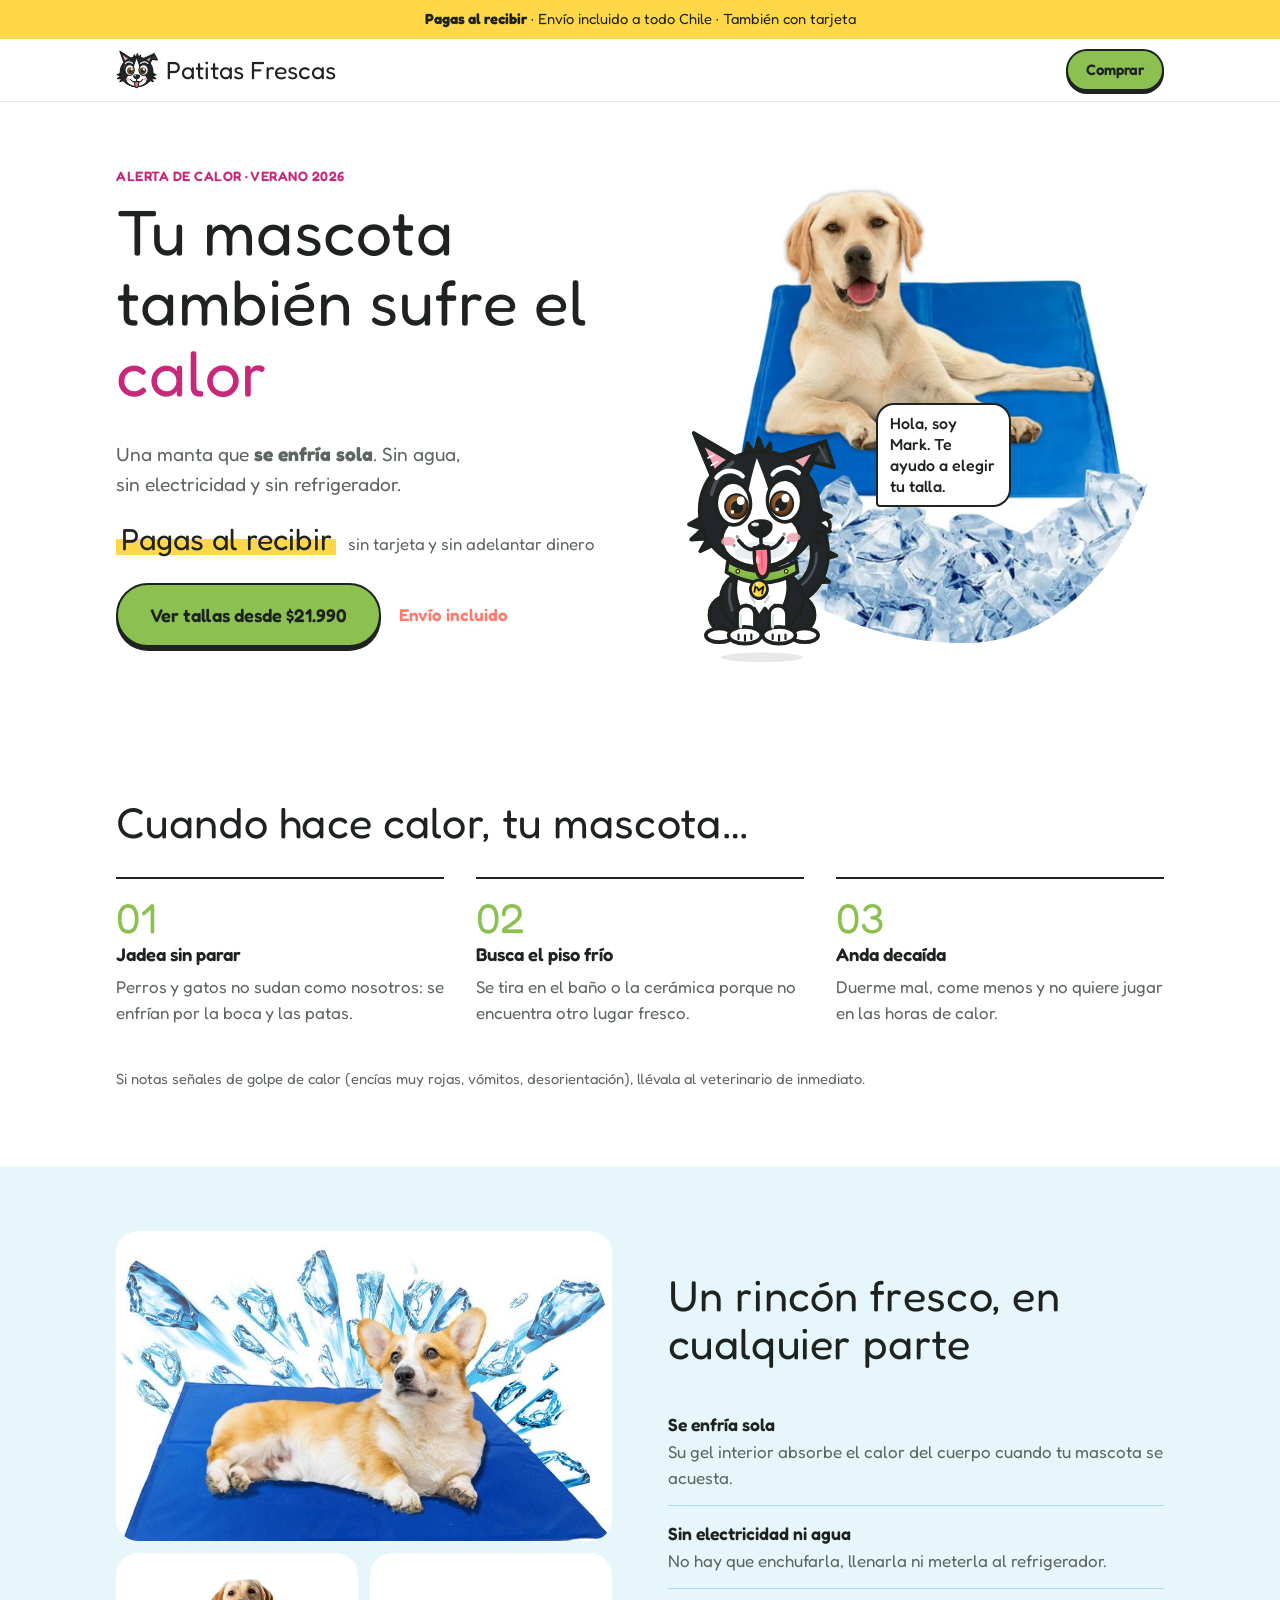
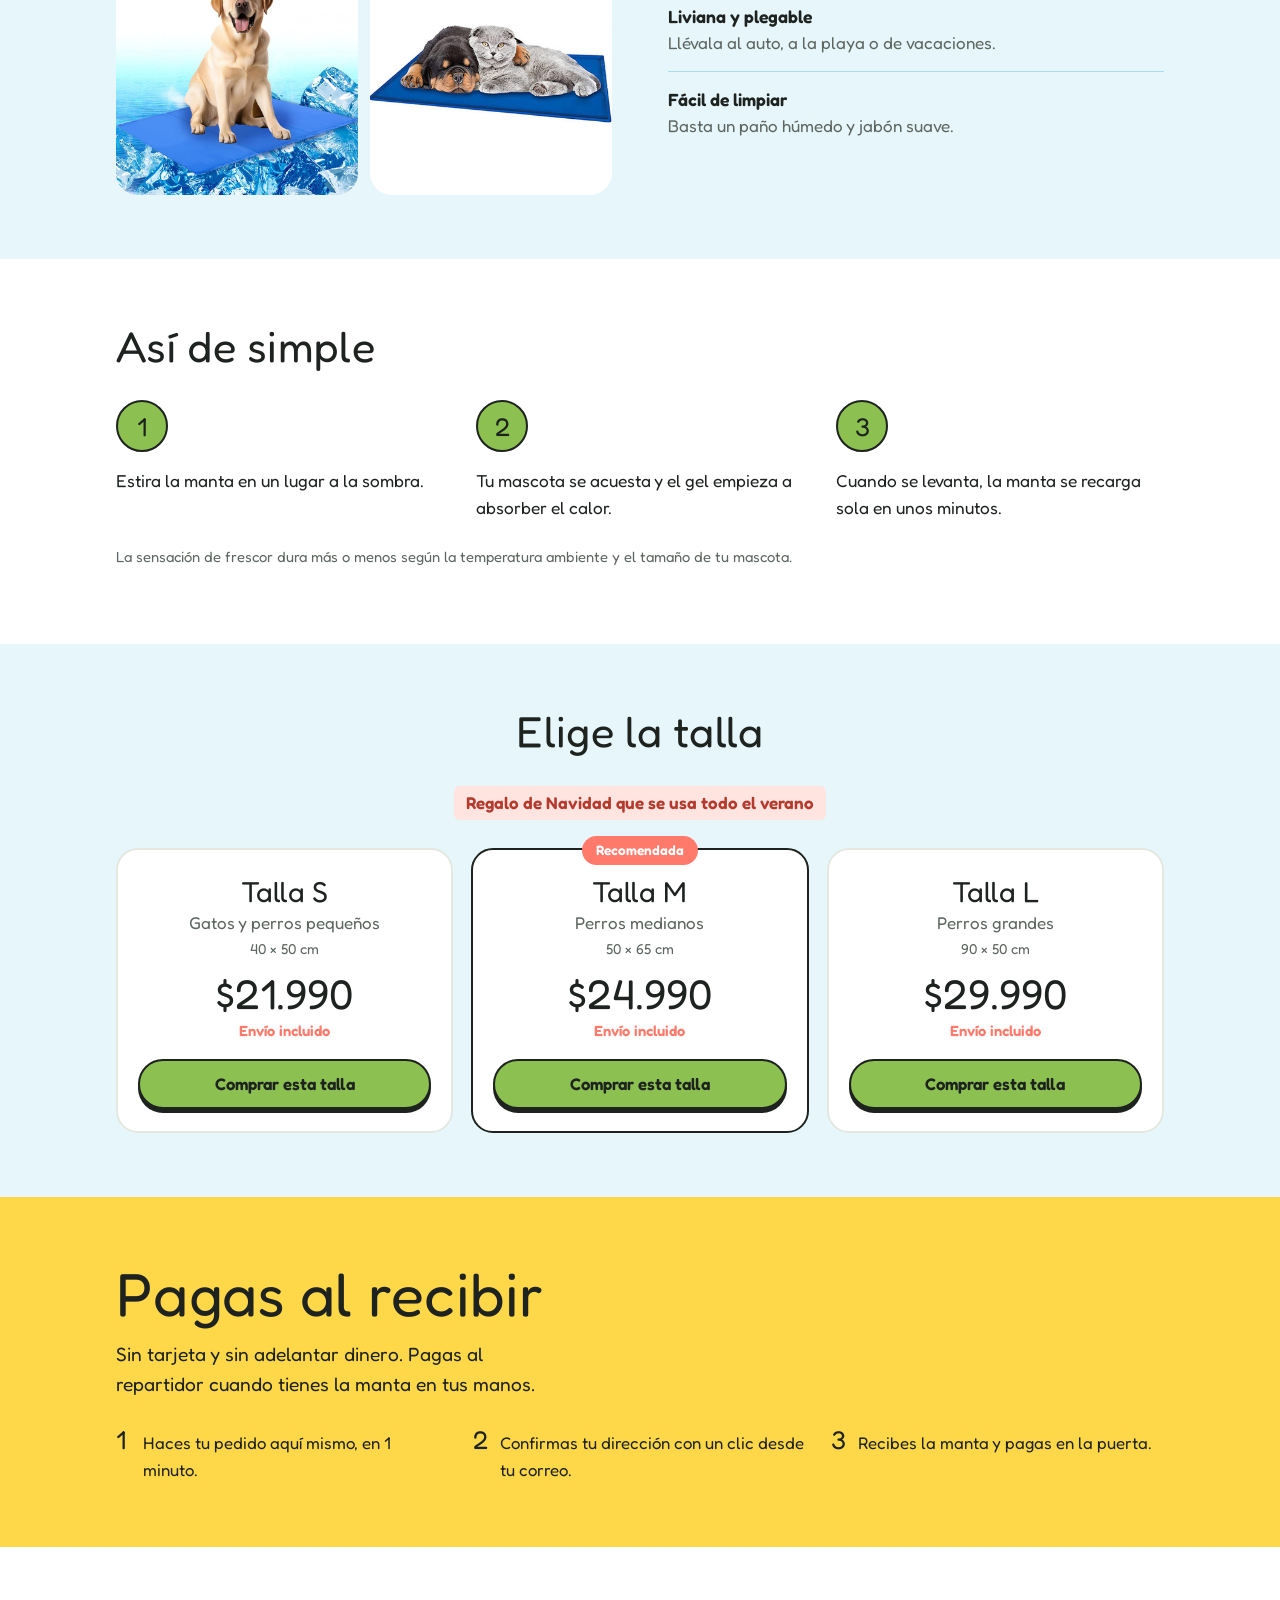
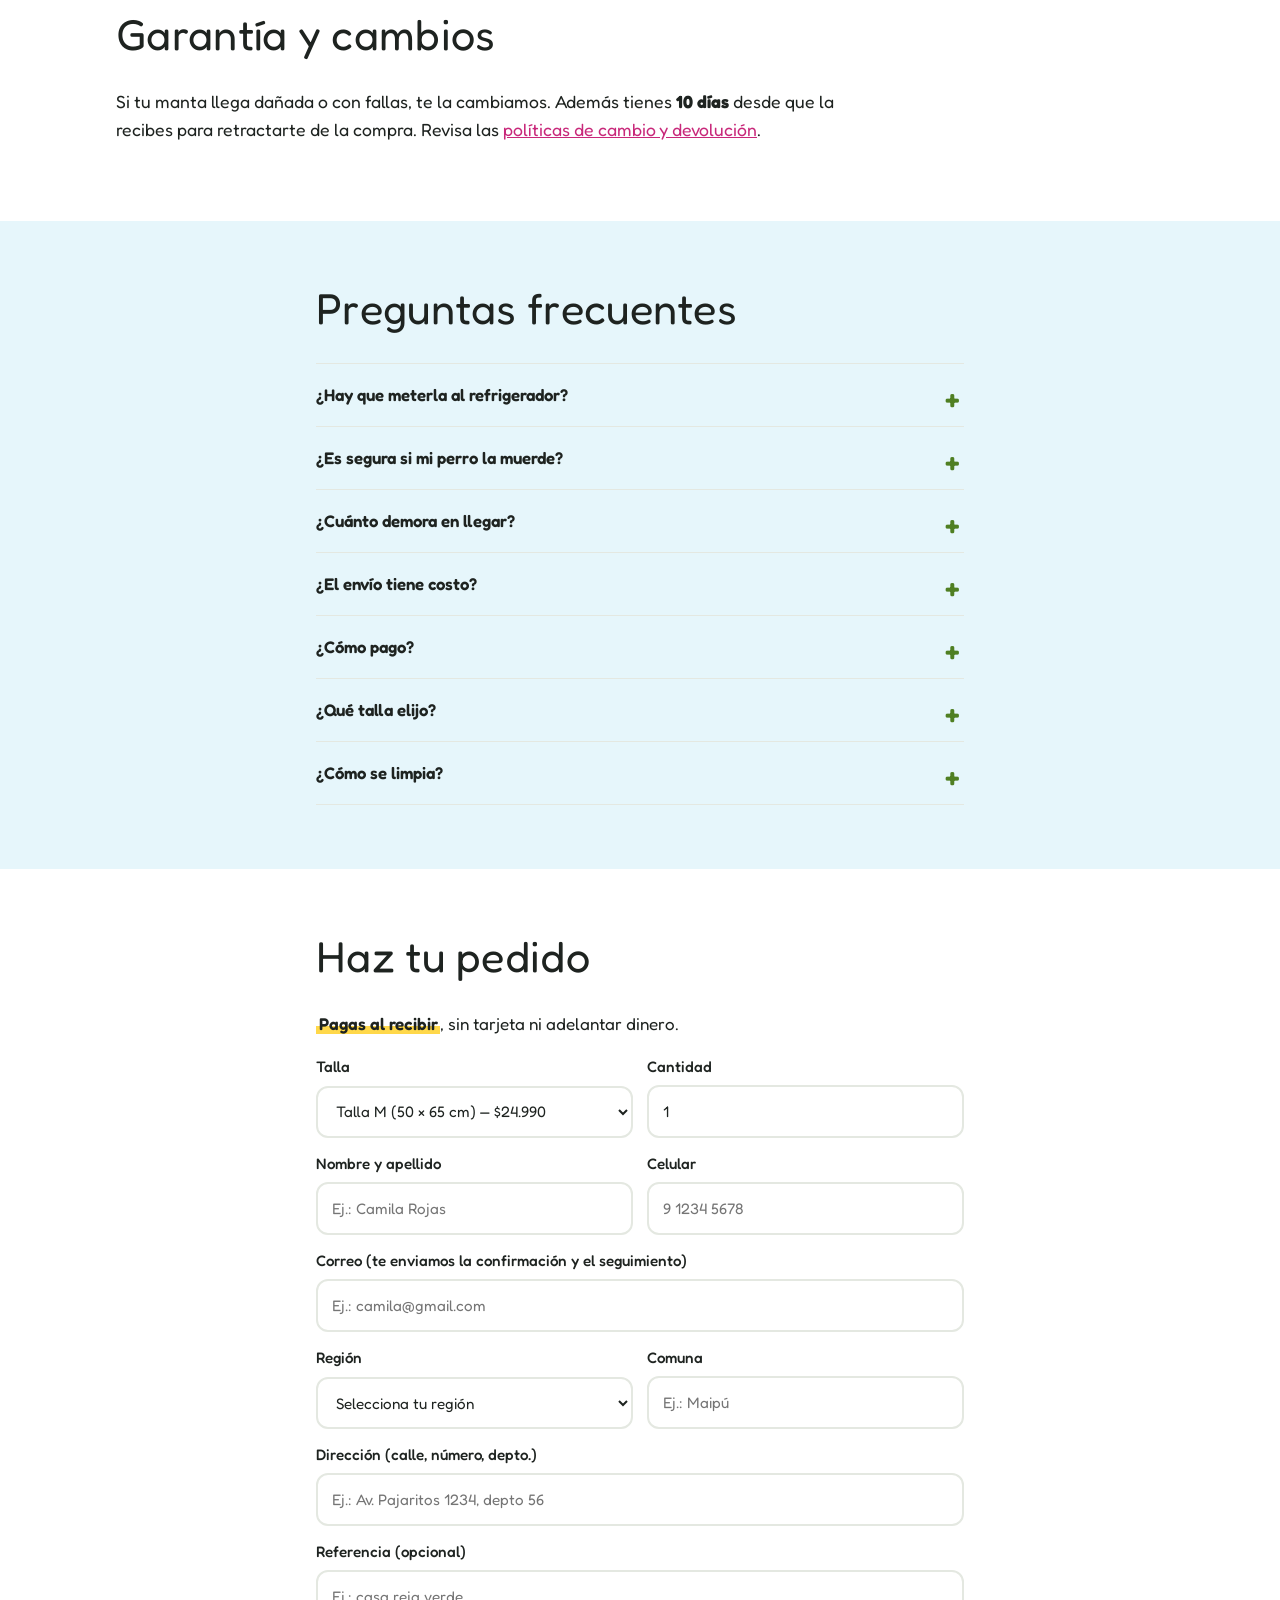
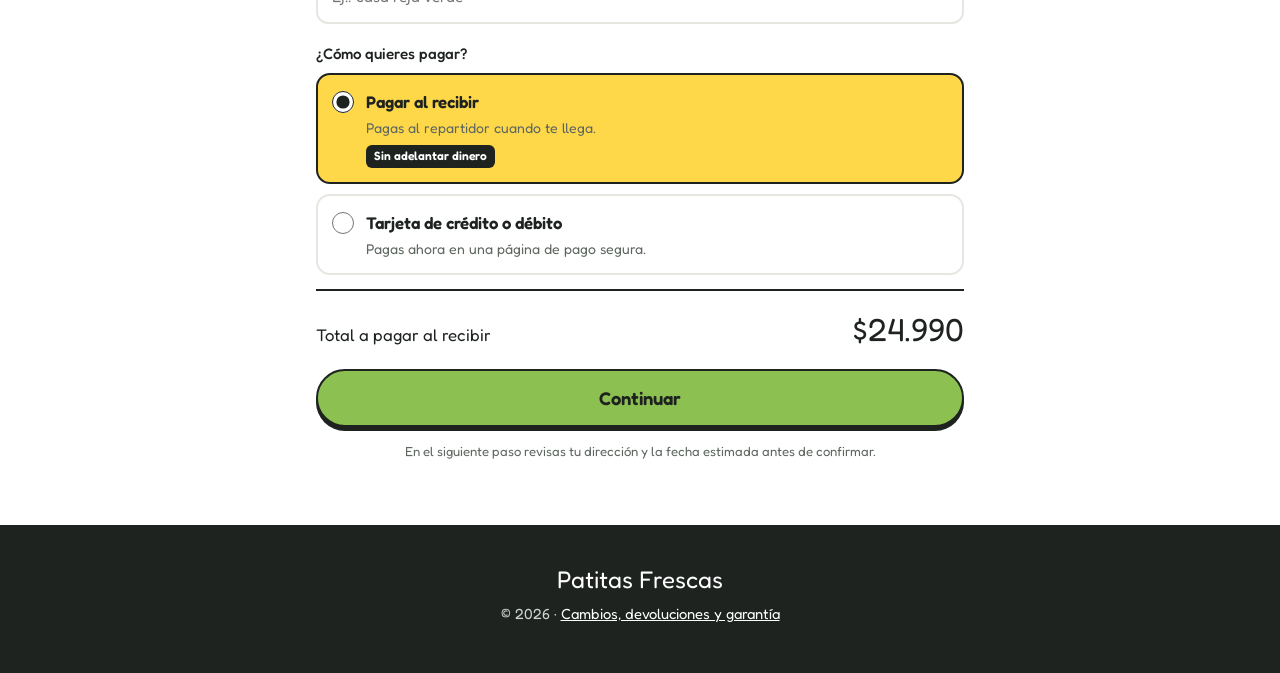
<file: index.html>
<!doctype html>
<html lang="es-CL">
<head>
  <meta charset="utf-8">
  <meta name="viewport" content="width=device-width, initial-scale=1">
  <title>Manta refrigerante para mascotas | Patitas Frescas</title>
  <meta name="description" content="Manta refrigerante para perros y gatos: se enfría sola, sin agua ni electricidad. Pagas al recibir y el envío está incluido.">
  <meta property="og:title" content="Tu mascota también sufre el calor">
  <meta property="og:description" content="Manta que se enfría sola. Pagas al recibir, envío incluido.">
  <meta property="og:image" content="https://joealexandervelascoserrate-oss.github.io/patitas-frescas/img/compartir.jpg">
  <meta property="og:type" content="website">
  <meta name="twitter:card" content="summary_large_image">
  <meta name="theme-color" content="#ffd84a">
  <link rel="icon" href="img/mark-cara.svg?v=2" type="image/svg+xml">
  <link rel="preconnect" href="https://fonts.googleapis.com">
  <link rel="preconnect" href="https://fonts.gstatic.com" crossorigin>
  <link href="https://fonts.googleapis.com/css2?family=Chewy&family=Fredoka:wght@400;500;600;700&display=swap" rel="stylesheet">
  <link rel="stylesheet" href="styles.css?v=6">
</head>
<body>

  <div class="aviso-prueba" data-modo-prueba hidden>Modo prueba: los pedidos no se guardan ni se cobra nada todavía</div>
  <div class="topbar"><strong>Pagas al recibir</strong> · Envío incluido a todo Chile<span data-mp hidden> · También con tarjeta</span></div>

  <header class="header">
    <div class="contenedor header__fila">
      <a href="#" class="logo"><img src="img/mark-cara.svg?v=2" alt="" width="42" height="42"><span data-marca>Patitas Frescas</span></a>
      <a href="#ofertas-sec" class="btn btn--chico">Comprar</a>
    </div>
  </header>

  <main>
    <!-- HERO -->
    <section class="hero">
      <div class="contenedor hero__grid">
        <div class="hero__texto">
          <p class="eyebrow">Alerta de calor · Verano 2026</p>
          <h1>Tu mascota también sufre el <span class="resalta">calor</span></h1>
          <p class="hero__sub">Una manta que <strong>se enfría sola</strong>. Sin agua, sin electricidad y sin refrigerador.</p>
          <p class="cod"><span class="cod__marca">Pagas al recibir</span> sin tarjeta y sin adelantar dinero</p>
          <div class="hero__acciones">
            <a href="#ofertas-sec" class="btn btn--grande">Ver tallas desde <span data-desde>$21.990</span></a>
            <span class="hero__envio">Envío incluido</span>
          </div>
        </div>
        <div class="hero__media">
          <div class="hero__foto"><img id="hero-img" alt="Perro descansando sobre la manta refrigerante" width="600" height="600"></div>
          <figure class="mark-hola">
            <img src="img/mark.svg?v=2" alt="Mark, el border collie de Patitas Frescas" width="160" height="160">
            <figcaption>Hola, soy Mark. Te ayudo a elegir tu talla.</figcaption>
          </figure>
        </div>
      </div>
    </section>

    <!-- SEÑALES -->
    <section class="seccion">
      <div class="contenedor">
        <h2>Cuando hace calor, tu mascota…</h2>
        <ol class="senales">
          <li><span class="senales__num">01</span><h3>Jadea sin parar</h3><p>Perros y gatos no sudan como nosotros: se enfrían por la boca y las patas.</p></li>
          <li><span class="senales__num">02</span><h3>Busca el piso frío</h3><p>Se tira en el baño o la cerámica porque no encuentra otro lugar fresco.</p></li>
          <li><span class="senales__num">03</span><h3>Anda decaída</h3><p>Duerme mal, come menos y no quiere jugar en las horas de calor.</p></li>
        </ol>
        <p class="nota">Si notas señales de golpe de calor (encías muy rojas, vómitos, desorientación), llévala al veterinario de inmediato.</p>
      </div>
    </section>

    <!-- BENEFICIOS -->
    <section class="seccion seccion--hielo">
      <div class="contenedor split">
        <div id="galeria" class="galeria"></div>
        <div>
          <h2>Un rincón fresco, en cualquier parte</h2>
          <ul class="lista">
            <li><strong>Se enfría sola</strong><span>Su gel interior absorbe el calor del cuerpo cuando tu mascota se acuesta.</span></li>
            <li><strong>Sin electricidad ni agua</strong><span>No hay que enchufarla, llenarla ni meterla al refrigerador.</span></li>
            <li><strong>Liviana y plegable</strong><span>Llévala al auto, a la playa o de vacaciones.</span></li>
            <li><strong>Fácil de limpiar</strong><span>Basta un paño húmedo y jabón suave.</span></li>
          </ul>
        </div>
      </div>
    </section>

    <!-- CÓMO FUNCIONA -->
    <section class="seccion">
      <div class="contenedor">
        <h2>Así de simple</h2>
        <ol class="pasos">
          <li><b>1</b><p>Estira la manta en un lugar a la sombra.</p></li>
          <li><b>2</b><p>Tu mascota se acuesta y el gel empieza a absorber el calor.</p></li>
          <li><b>3</b><p>Cuando se levanta, la manta se recarga sola en unos minutos.</p></li>
        </ol>
        <p class="nota">La sensación de frescor dura más o menos según la temperatura ambiente y el tamaño de tu mascota.</p>
      </div>
    </section>

    <!-- OFERTAS -->
    <section class="seccion seccion--hielo" id="ofertas-sec">
      <div class="contenedor">
        <h2 class="centro">Elige la talla</h2>
        <p class="centro"><span class="promo">Regalo de Navidad que se usa todo el verano</span></p>
        <div id="ofertas" class="ofertas"></div>
      </div>
    </section>

    <!-- PAGO AL RECIBIR -->
    <section class="banda-cod">
      <div class="contenedor">
        <h2>Pagas al recibir</h2>
        <p class="banda-cod__sub">Sin tarjeta y sin adelantar dinero. Pagas al repartidor cuando tienes la manta en tus manos.</p>
        <ol>
          <li>Haces tu pedido aquí mismo, en 1 minuto.</li>
          <li>Confirmas tu dirección con un clic desde tu correo.</li>
          <li>Recibes la manta y pagas en la puerta.</li>
        </ol>
      </div>
    </section>

    <!-- GARANTÍA -->
    <section class="seccion">
      <div class="contenedor"><div class="garantia">
        <h2>Garantía y cambios</h2>
        <p>Si tu manta llega dañada o con fallas, te la cambiamos. Además tienes <strong>10 días</strong> desde que la recibes para retractarte de la compra. Revisa las <a href="politicas.html">políticas de cambio y devolución</a>.</p>
      </div></div>
    </section>

    <!-- FAQ -->
    <section class="seccion seccion--hielo">
      <div class="contenedor contenedor--angosto faq">
        <h2>Preguntas frecuentes</h2>
        <details><summary>¿Hay que meterla al refrigerador?</summary><p>No. El gel se activa con la presión del cuerpo de tu mascota. Si quieres más frescor en días muy calurosos, puedes dejarla un rato en un lugar fresco y a la sombra.</p></details>
        <details><summary>¿Es segura si mi perro la muerde?</summary><p>Es una manta para descansar, no un juguete. Si tu mascota suele morder camas o cojines, úsala bajo supervisión.</p></details>
        <details><summary>¿Cuánto demora en llegar?</summary><p>Depende de tu región. Antes de confirmar el pedido te mostramos la fecha estimada de entrega, y te la enviamos a tu correo.</p></details>
        <details><summary>¿El envío tiene costo?</summary><p>No, el precio ya incluye el envío. Algunas zonas extremas pueden no tener cobertura de pago al recibir; si es tu caso, te avisamos por correo.</p></details>
        <details><summary>¿Cómo pago?</summary><p>Pagas al recibir, directamente al repartidor.<span data-mp hidden> Si prefieres, también puedes pagar al hacer el pedido con tarjeta de crédito o débito.</span></p></details>
        <details><summary>¿Qué talla elijo?</summary><p>Talla S (40 × 50 cm) para gatos y perros pequeños, talla M (50 × 65 cm) para perros medianos y talla L (90 × 50 cm) para perros grandes. Lo ideal es que tu mascota quepa acostada y estirada.</p></details>
        <details><summary>¿Cómo se limpia?</summary><p>Con un paño húmedo y jabón suave. No la metas a la lavadora ni la dejes al sol directo por mucho tiempo.</p></details>
      </div>
    </section>

    <!-- PEDIDO -->
    <section class="seccion" id="pedido">
      <div class="contenedor contenedor--angosto">
        <h2>Haz tu pedido</h2>
        <p><span class="marcador">Pagas al recibir</span>, sin tarjeta ni adelantar dinero.</p>

        <form id="form-pedido" class="form" novalidate>
          <label>Talla
            <select id="f-opcion" name="opcion" required></select>
          </label>
          <label>Cantidad
            <input id="f-cantidad" name="cantidad" type="number" min="1" max="10" value="1" required inputmode="numeric">
          </label>
          <label>Nombre y apellido
            <input id="f-nombre" name="nombre" type="text" required autocomplete="name" placeholder="Ej.: Camila Rojas">
          </label>
          <label>Celular
            <input id="f-telefono" name="telefono" type="tel" required autocomplete="tel" inputmode="tel" placeholder="9 1234 5678">
          </label>
          <label class="form__full">Correo (te enviamos la confirmación y el seguimiento)
            <input id="f-correo" name="correo" type="email" required autocomplete="email" inputmode="email" placeholder="Ej.: camila@gmail.com">
          </label>
          <label>Región
            <select id="f-region" name="region" required>
              <option value="" disabled selected>Selecciona tu región</option>
            </select>
          </label>
          <label>Comuna
            <input name="comuna" type="text" required placeholder="Ej.: Maipú">
          </label>
          <label class="form__full">Dirección (calle, número, depto.)
            <input name="direccion" type="text" required autocomplete="street-address" placeholder="Ej.: Av. Pajaritos 1234, depto 56">
          </label>
          <label class="form__full">Referencia (opcional)
            <input name="referencia" type="text" placeholder="Ej.: casa reja verde">
          </label>

          <fieldset class="form__pago form__full">
            <legend>¿Cómo quieres pagar?</legend>
            <label class="pago-op pago-op--cod">
              <input type="radio" name="pago" value="recibir" checked>
              <span><strong>Pagar al recibir</strong><small>Pagas al repartidor cuando te llega.</small><em class="pago-op__tag">Sin adelantar dinero</em></span>
            </label>
            <label class="pago-op" data-mp hidden>
              <input type="radio" name="pago" value="mp">
              <span><strong>Tarjeta de crédito o débito</strong><small>Pagas ahora en una página de pago segura.</small></span>
            </label>
          </fieldset>

          <label class="trampa" aria-hidden="true">No llenar <input type="text" name="web" tabindex="-1" autocomplete="off"></label>
          <div class="form__total form__full"><span id="total-txt">Total a pagar al recibir</span> <strong id="total">$0</strong></div>
          <button id="btn-enviar" type="submit" class="btn btn--grande btn--block form__full">Continuar</button>
          <p class="form__legal form__full">En el siguiente paso revisas tu dirección y la fecha estimada antes de confirmar.</p>
        </form>

        <div id="revisar" class="revisar" hidden></div>
        <div id="confirmacion" class="confirmacion" role="status" hidden></div>
      </div>
    </section>
  </main>

  <footer class="footer">
    <div class="contenedor">
      <p class="footer__logo" data-marca>Patitas Frescas</p>
      <p>© <span id="anio"></span> · <a href="politicas.html">Cambios, devoluciones y garantía</a><span data-wsp hidden> · <a target="_blank" rel="noopener">¿Dudas? Escríbenos</a></span></p>
    </div>
  </footer>

  <div id="barra-cta" class="barra-cta oculta">
    <a href="#ofertas-sec" class="btn btn--block">Comprar · pagas al recibir</a>
  </div>

  <script src="app.js?v=8"></script>
</body>
</html>
</file>
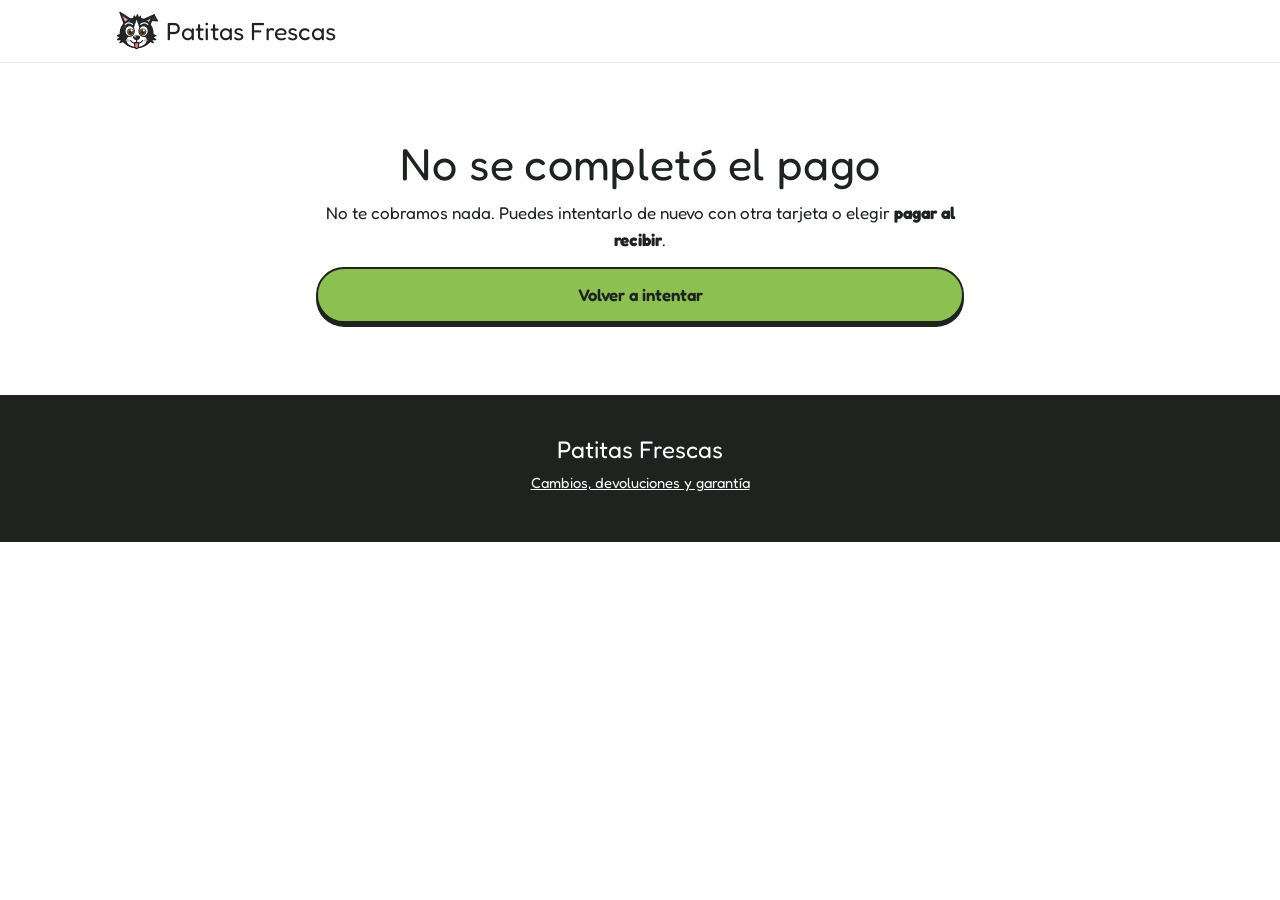
<file: gracias.html>
<!doctype html>
<html lang="es-CL">
<head>
  <meta charset="utf-8">
  <meta name="viewport" content="width=device-width, initial-scale=1">
  <meta name="robots" content="noindex">
  <title>Tu pedido | Patitas Frescas</title>
  <link rel="icon" href="img/mark-cara.svg?v=2" type="image/svg+xml">
  <link rel="preconnect" href="https://fonts.googleapis.com">
  <link rel="preconnect" href="https://fonts.gstatic.com" crossorigin>
  <link href="https://fonts.googleapis.com/css2?family=Chewy&family=Fredoka:wght@400;500;600;700&display=swap" rel="stylesheet">
  <link rel="stylesheet" href="styles.css?v=6">
</head>
<body data-pagina="gracias">
  <div class="aviso-prueba" data-modo-prueba hidden>Modo prueba: no se cobró nada ni se guardó el pedido.</div>
  <header class="header">
    <div class="contenedor header__fila">
      <a href="index.html" class="logo"><img src="img/mark-cara.svg?v=2" alt="" width="42" height="42"><span data-marca>Patitas Frescas</span></a>
    </div>
  </header>

  <main class="seccion">
    <div class="contenedor contenedor--angosto">

      <div class="confirmacion" data-caso="cargando">
        <img src="img/mark.svg?v=2" alt="" width="150" height="150">
        <h1>Un momento…</h1>
      </div>

      <div class="confirmacion" data-caso="ok" hidden>
        <img src="img/mark.svg?v=2" alt="" width="150" height="150">
        <h1>¡Pago recibido!</h1>
        <p class="confirmacion__num">Pedido N° <strong data-pedido></strong></p>
        <p>Tu manta ya está pagada y el envío está incluido. Te enviamos la confirmación y la fecha estimada de entrega a tu correo.</p>
        <a href="index.html" class="confirmacion__otro">Volver a la tienda</a>
      </div>

      <div class="confirmacion" data-caso="confirmado" hidden>
        <img src="img/mark.svg?v=2" alt="" width="150" height="150">
        <h1>¡Pedido confirmado!</h1>
        <p class="confirmacion__num">Pedido N° <strong data-pedido></strong></p>
        <p>Ya lo estamos preparando. Llega <strong data-entrega>en los próximos días</strong> y pagas al recibir.</p>
        <a href="index.html" class="confirmacion__otro">Volver a la tienda</a>
      </div>

      <div class="confirmacion" data-caso="pendiente" hidden>
        <img src="img/mark.svg?v=2" alt="" width="150" height="150">
        <h1>Tu pago está en proceso</h1>
        <p class="confirmacion__num">Pedido N° <strong data-pedido></strong></p>
        <p>Apenas se apruebe, preparamos tu pedido y te avisamos por correo.</p>
        <a href="index.html" class="confirmacion__otro">Volver a la tienda</a>
      </div>

      <div class="confirmacion" data-caso="error" hidden>
        <h1>No se completó el pago</h1>
        <p>No te cobramos nada. Puedes intentarlo de nuevo con otra tarjeta o elegir <strong>pagar al recibir</strong>.</p>
        <a href="index.html#pedido" class="btn btn--block">Volver a intentar</a>
      </div>

      <div class="confirmacion" data-caso="confirmar-error" hidden>
        <h1>No pudimos confirmar tu pedido</h1>
        <p>El enlace no es válido o ya venció. Abre de nuevo el correo y presiona el botón, o haz el pedido otra vez.</p>
        <a href="index.html#pedido" class="btn btn--block">Ir a la tienda</a>
      </div>

    </div>
  </main>

  <footer class="footer"><div class="contenedor"><p class="footer__logo" data-marca>Patitas Frescas</p><p><a href="politicas.html">Cambios, devoluciones y garantía</a></p></div></footer>

  <script src="app.js?v=8"></script>
</body>
</html>
</file>
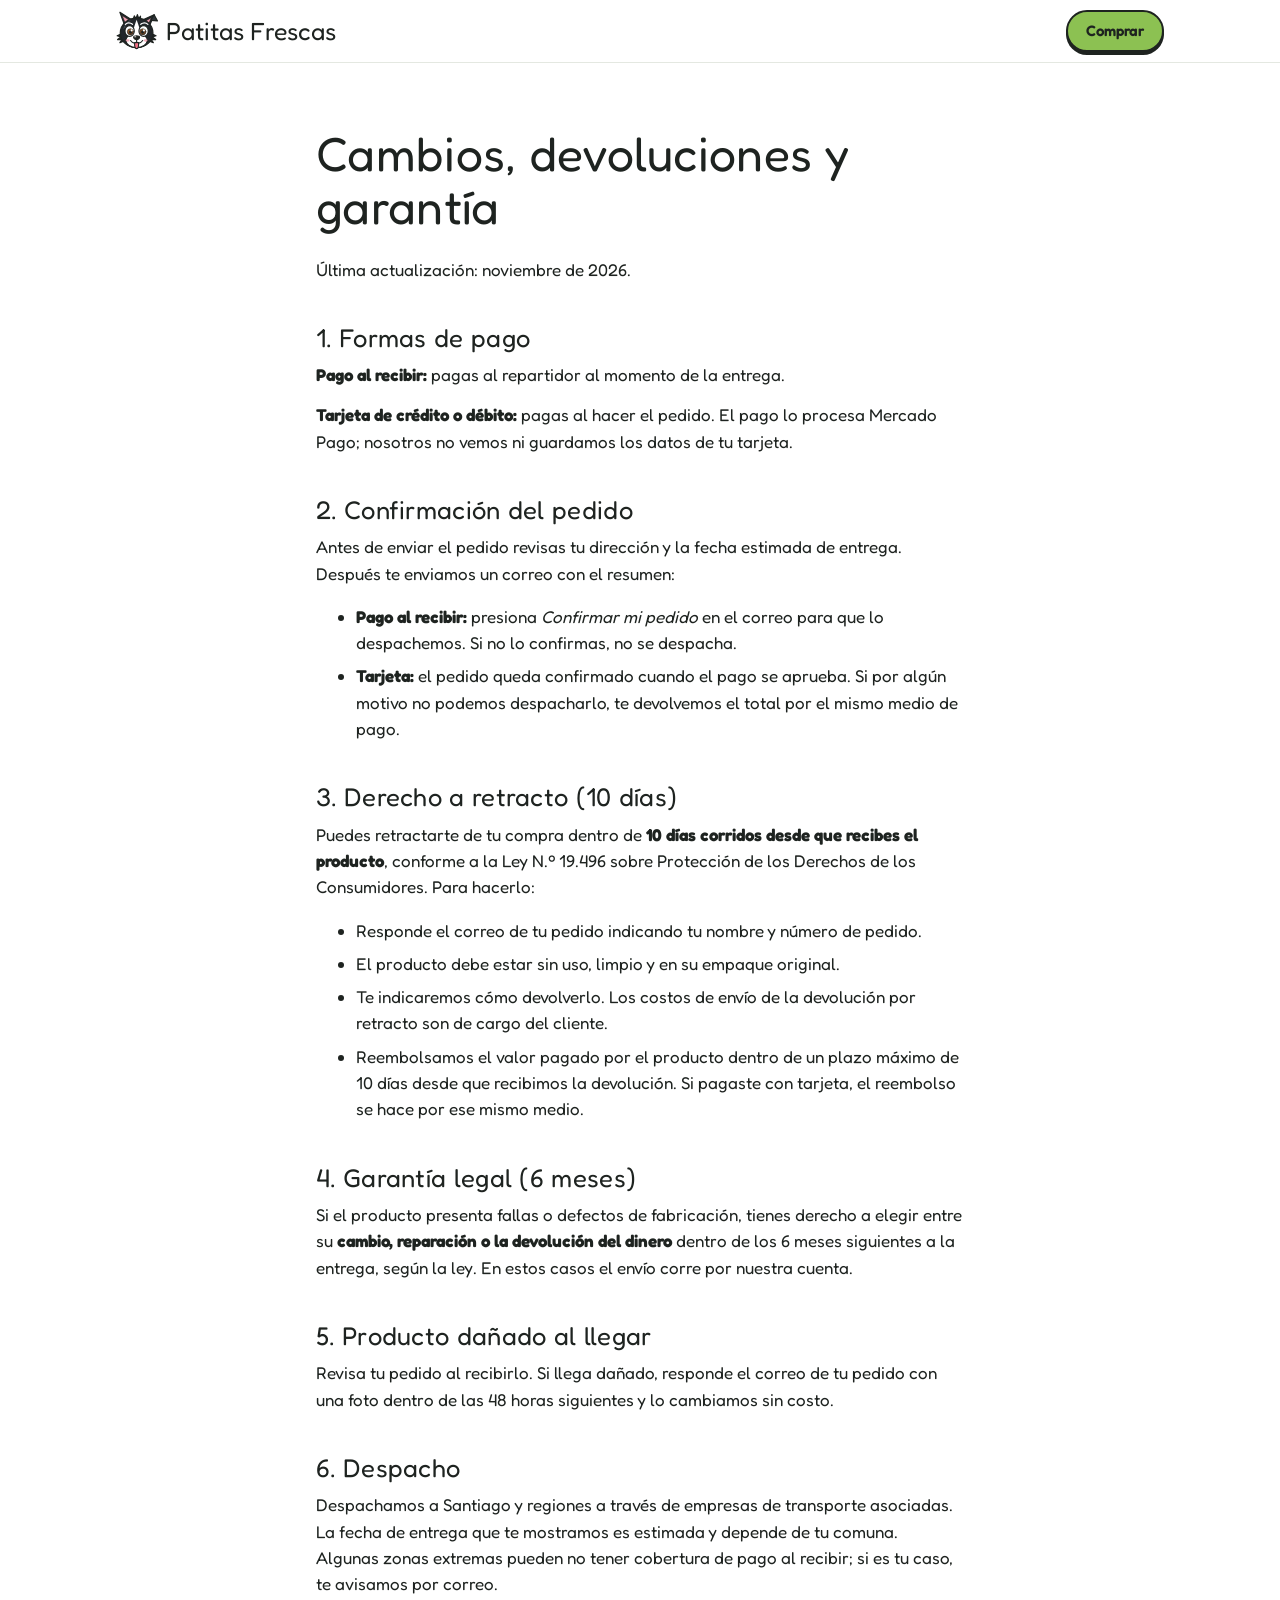
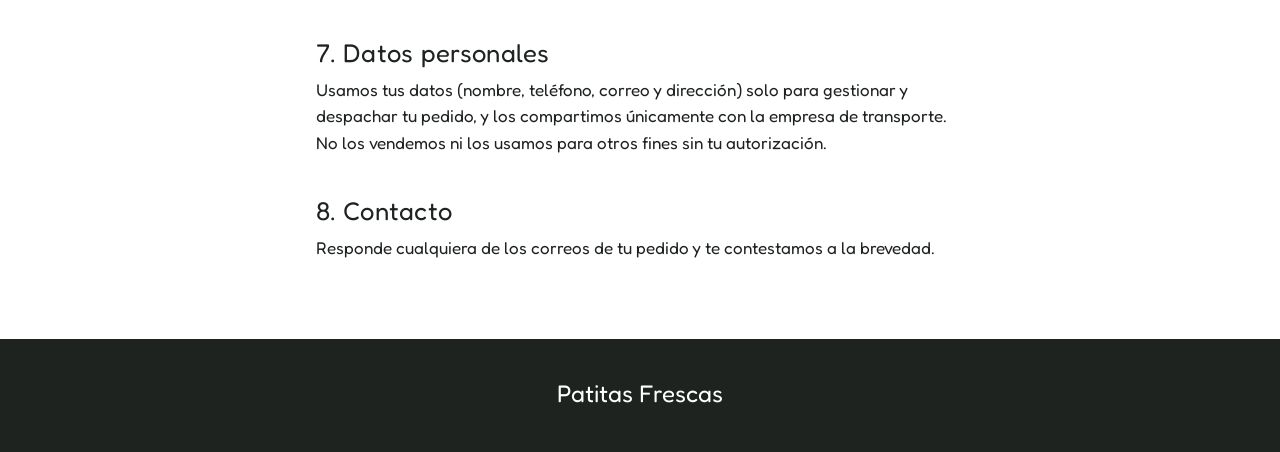
<file: politicas.html>
<!doctype html>
<html lang="es-CL">
<head>
  <meta charset="utf-8">
  <meta name="viewport" content="width=device-width, initial-scale=1">
  <title>Cambios, devoluciones y garantía | Patitas Frescas</title>
  <link rel="icon" href="img/mark-cara.svg?v=2" type="image/svg+xml">
  <link rel="preconnect" href="https://fonts.googleapis.com">
  <link rel="preconnect" href="https://fonts.gstatic.com" crossorigin>
  <link href="https://fonts.googleapis.com/css2?family=Chewy&family=Fredoka:wght@400;500;600;700&display=swap" rel="stylesheet">
  <link rel="stylesheet" href="styles.css?v=6">
  <style>
    .legal h1 { font-size: clamp(2.2rem, 7vw, 3rem); }
    .legal h2 { font-size: 1.6rem; margin: 1.6em 0 .4em; }
    .legal li { margin-bottom: .4em; }
  </style>
</head>
<body>
  <header class="header">
    <div class="contenedor header__fila">
      <a href="index.html" class="logo"><img src="img/mark-cara.svg?v=2" alt="" width="42" height="42">Patitas Frescas</a>
      <a href="index.html#ofertas-sec" class="btn btn--chico">Comprar</a>
    </div>
  </header>

  <main class="seccion">
    <div class="contenedor contenedor--angosto legal">
      <h1>Cambios, devoluciones y garantía</h1>
      <p>Última actualización: noviembre de 2026.</p>

      <h2>1. Formas de pago</h2>
      <p><strong>Pago al recibir:</strong> pagas al repartidor al momento de la entrega.</p>
      <p><strong>Tarjeta de crédito o débito:</strong> pagas al hacer el pedido. El pago lo procesa Mercado Pago; nosotros no vemos ni guardamos los datos de tu tarjeta.</p>

      <h2>2. Confirmación del pedido</h2>
      <p>Antes de enviar el pedido revisas tu dirección y la fecha estimada de entrega. Después te enviamos un correo con el resumen:</p>
      <ul>
        <li><strong>Pago al recibir:</strong> presiona <em>Confirmar mi pedido</em> en el correo para que lo despachemos. Si no lo confirmas, no se despacha.</li>
        <li><strong>Tarjeta:</strong> el pedido queda confirmado cuando el pago se aprueba. Si por algún motivo no podemos despacharlo, te devolvemos el total por el mismo medio de pago.</li>
      </ul>

      <h2>3. Derecho a retracto (10 días)</h2>
      <p>Puedes retractarte de tu compra dentro de <strong>10 días corridos desde que recibes el producto</strong>, conforme a la Ley N.º 19.496 sobre Protección de los Derechos de los Consumidores. Para hacerlo:</p>
      <ul>
        <li>Responde el correo de tu pedido indicando tu nombre y número de pedido.</li>
        <li>El producto debe estar sin uso, limpio y en su empaque original.</li>
        <li>Te indicaremos cómo devolverlo. Los costos de envío de la devolución por retracto son de cargo del cliente.</li>
        <li>Reembolsamos el valor pagado por el producto dentro de un plazo máximo de 10 días desde que recibimos la devolución. Si pagaste con tarjeta, el reembolso se hace por ese mismo medio.</li>
      </ul>

      <h2>4. Garantía legal (6 meses)</h2>
      <p>Si el producto presenta fallas o defectos de fabricación, tienes derecho a elegir entre su <strong>cambio, reparación o la devolución del dinero</strong> dentro de los 6 meses siguientes a la entrega, según la ley. En estos casos el envío corre por nuestra cuenta.</p>

      <h2>5. Producto dañado al llegar</h2>
      <p>Revisa tu pedido al recibirlo. Si llega dañado, responde el correo de tu pedido con una foto dentro de las 48 horas siguientes y lo cambiamos sin costo.</p>

      <h2>6. Despacho</h2>
      <p>Despachamos a Santiago y regiones a través de empresas de transporte asociadas. La fecha de entrega que te mostramos es estimada y depende de tu comuna. Algunas zonas extremas pueden no tener cobertura de pago al recibir; si es tu caso, te avisamos por correo.</p>

      <h2>7. Datos personales</h2>
      <p>Usamos tus datos (nombre, teléfono, correo y dirección) solo para gestionar y despachar tu pedido, y los compartimos únicamente con la empresa de transporte. No los vendemos ni los usamos para otros fines sin tu autorización.</p>

      <h2>8. Contacto</h2>
      <p>Responde cualquiera de los correos de tu pedido y te contestamos a la brevedad.</p>
    </div>
  </main>

  <footer class="footer"><div class="contenedor"><p class="footer__logo">Patitas Frescas</p></div></footer>
</body>
</html>
</file>
<file: styles.css>
/* Patitas Frescas: estilo minimalista con Mark (border collie) */
:root {
  --tinta: #1e2320;
  --gris: #5e6660;
  --linea: #e4e8e1;
  --fondo: #ffffff;
  --pistacho: #c9e4a5;
  --pistacho-f: #8cc152;
  --pistacho-osc: #4f7f22;
  --amarillo: #ffd84a;
  --amarillo-suave: #fff3c2;
  --magenta: #c8287a;
  --hielo: #e6f6fb;
  --hielo-f: #a9dcee;
  --coral: #ff7a6b;
  --coral-suave: #ffe4e0;
  --titulo: "Chewy", "Fredoka", system-ui, sans-serif;
}

* { box-sizing: border-box; }
html { scroll-behavior: smooth; }
body {
  margin: 0;
  font-family: "Fredoka", system-ui, -apple-system, "Segoe UI", Roboto, sans-serif;
  color: var(--tinta);
  background: var(--fondo);
  line-height: 1.55;
  font-size: 17px;
  overflow-x: hidden;
}
img { max-width: 100%; display: block; }
a { color: var(--magenta); }
h1, h2, h3 { line-height: 1.1; margin: 0 0 .5em; }
h1, h2 { font-family: var(--titulo); font-weight: 400; letter-spacing: .3px; }
h1 { font-size: clamp(2.5rem, 8vw, 4rem); }
h2 { font-size: clamp(1.9rem, 5.5vw, 2.7rem); margin-bottom: .7em; }
h3 { font-size: 1.15rem; font-weight: 600; }
p { margin: 0 0 .8em; }
[hidden] { display: none !important; }

.contenedor { width: 100%; max-width: 1080px; margin: 0 auto; padding: 0 16px; }
.contenedor--angosto { max-width: 680px; }
.centro { text-align: center; }
.nota { color: var(--gris); font-size: .92rem; margin-top: 1.6em; }
.resalta { color: var(--magenta); }
.marcador { background: linear-gradient(transparent 60%, var(--amarillo) 60%); padding: 0 .15em; font-weight: 600; }
.pago-op__tag { font-style: normal; }

/* Avisos y barra superior */
.aviso-prueba { background: var(--amarillo-suave); color: #6b4e00; text-align: center; font-size: .85rem; font-weight: 600; padding: 6px 12px; }
.topbar { background: var(--amarillo); color: var(--tinta); text-align: center; font-size: .92rem; padding: 8px 16px; }
.topbar strong { font-weight: 700; }

/* Header */
.header { position: sticky; top: 0; z-index: 20; background: rgba(255,255,255,.96); backdrop-filter: blur(6px); border-bottom: 1px solid var(--linea); }
.header__fila { display: flex; align-items: center; justify-content: space-between; height: 62px; }
.logo { display: flex; align-items: center; gap: 8px; font-family: var(--titulo); font-size: 1.55rem; color: var(--tinta); text-decoration: none; }
.logo img { width: 42px; height: 42px; }

/* Botones */
.btn {
  display: inline-block; background: var(--pistacho-f); color: var(--tinta); font-weight: 600; text-decoration: none;
  border: 2px solid var(--tinta); border-radius: 999px; padding: 13px 26px; font-size: 1.05rem; cursor: pointer;
  text-align: center; font-family: inherit; box-shadow: 0 4px 0 var(--tinta); transition: transform .12s, box-shadow .12s, background .12s;
}
.btn:hover { background: #9bcc63; transform: translateY(-1px); box-shadow: 0 5px 0 var(--tinta); }
.btn:active { transform: translateY(3px); box-shadow: 0 1px 0 var(--tinta); }
.btn:focus-visible { outline: 3px solid var(--magenta); outline-offset: 3px; }
.btn:disabled { opacity: .65; cursor: wait; transform: none; }
.btn--chico { padding: 7px 18px; font-size: .95rem; box-shadow: 0 3px 0 var(--tinta); }
.btn--grande { padding: 16px 32px; font-size: 1.15rem; }
.btn--block { display: block; width: 100%; }
.btn--texto { background: none; border: 0; box-shadow: none; color: var(--tinta); text-decoration: underline; padding: 10px; }
.btn--texto:hover { background: none; box-shadow: none; color: var(--magenta); }

/* Hero */
.hero { padding: 36px 0 56px; }
.hero__grid { display: grid; gap: 32px; align-items: center; }
.eyebrow { color: var(--magenta); font-weight: 600; letter-spacing: .5px; text-transform: uppercase; font-size: .85rem; margin-bottom: 10px; }
.hero__sub { font-size: 1.2rem; color: var(--gris); max-width: 32ch; }
.cod { display: flex; flex-wrap: wrap; align-items: baseline; gap: 4px 12px; margin: 22px 0 26px; font-size: 1.05rem; color: var(--gris); }
.cod__marca { font-family: var(--titulo); font-size: 1.9rem; color: var(--tinta); background: linear-gradient(transparent 52%, var(--amarillo) 52%); padding: 0 .15em; line-height: 1.1; }
.hero__acciones { display: flex; flex-wrap: wrap; align-items: center; gap: 14px 18px; }
.hero__envio { font-weight: 600; color: var(--coral); }
.hero__media { position: relative; }
.hero__foto { border-radius: 46% 54% 42% 58% / 52% 44% 56% 48%; overflow: hidden; background: var(--hielo); aspect-ratio: 1; }
.hero__foto img { width: 100%; height: 100%; object-fit: cover; }
.mark-hola { position: absolute; left: -6px; bottom: -18px; margin: 0; display: flex; align-items: flex-end; gap: 4px; }
.mark-hola img { width: 150px; height: 163px; }
.mark-hola figcaption { background: #fff; border: 2px solid var(--tinta); border-radius: 18px 18px 18px 4px; padding: 8px 12px; font-size: .9rem; font-weight: 500; max-width: 15ch; margin-bottom: 110px; line-height: 1.3; }

/* Secciones */
.seccion { padding: 64px 0; }
.seccion--hielo { background: var(--hielo); }
.seccion--pistacho { background: var(--pistacho); }

/* Señales de calor: columnas separadas por línea, sin recuadros */
.senales { list-style: none; padding: 0; margin: 0; display: grid; }
.senales li { padding: 18px 0; border-top: 2px solid var(--tinta); }
.senales__num { font-family: var(--titulo); font-size: 2.6rem; color: var(--pistacho-f); line-height: 1; display: block; margin-bottom: 6px; }
.senales p { color: var(--gris); margin: 0; }

/* Beneficios: fotos + lista */
.split { display: grid; gap: 32px; align-items: center; }
.galeria { display: grid; grid-template-columns: 1fr 1fr; gap: 12px; }
.galeria img { border-radius: 22px; aspect-ratio: 1; object-fit: cover; width: 100%; background: #fff; }
.galeria img:first-child { grid-column: 1 / -1; aspect-ratio: 16 / 10; }
.lista { list-style: none; padding: 0; margin: 0; }
.lista li { padding: 14px 0; border-bottom: 1px solid var(--hielo-f); }
.lista li:last-child { border-bottom: 0; }
.lista strong { font-weight: 600; display: block; font-size: 1.1rem; }
.lista span { color: var(--gris); }

/* Pasos en línea */
.pasos { list-style: none; padding: 0; margin: 0; display: grid; gap: 22px; }
.pasos li { display: flex; gap: 16px; align-items: flex-start; }
.pasos b { flex: none; width: 52px; height: 52px; border-radius: 50%; background: var(--pistacho-f); border: 2px solid var(--tinta); display: grid; place-items: center; font-family: var(--titulo); font-size: 1.6rem; font-weight: 400; }
.pasos p { margin: 10px 0 0; font-size: 1.08rem; }

/* Ofertas */
.promo { display: inline-block; background: var(--coral-suave); color: #b33b2e; font-weight: 600; padding: 4px 12px; border-radius: 6px; }
.ofertas { display: grid; gap: 18px; margin-top: 28px; }
.oferta { position: relative; border: 2px solid var(--linea); border-radius: 22px; padding: 26px 20px 22px; text-align: center; background: #fff; }
.oferta--destacada { border-color: var(--tinta); }
.oferta__tag { position: absolute; top: -14px; left: 50%; transform: translateX(-50%); background: var(--coral); color: #fff; font-weight: 600; font-size: .85rem; padding: 4px 14px; border-radius: 999px; white-space: nowrap; }
.oferta h3 { font-family: var(--titulo); font-weight: 400; font-size: 1.8rem; margin-bottom: 2px; }
.oferta__detalle { color: var(--gris); margin: 0; }
.oferta__medida { font-size: .9rem; color: var(--gris); margin: 2px 0 12px; }
.oferta__precio { font-family: var(--titulo); font-size: 2.6rem; line-height: 1; margin-bottom: 6px; }
.oferta__envio { font-size: .92rem; font-weight: 600; color: var(--coral); margin-bottom: 16px; }

/* Banda de pago al recibir */
.banda-cod { background: var(--amarillo); padding: 64px 0; }
.banda-cod h2 { font-size: clamp(2.4rem, 8vw, 3.8rem); margin-bottom: .2em; }
.banda-cod__sub { font-size: 1.2rem; max-width: 40ch; margin-bottom: 28px; }
.banda-cod ol { list-style: none; padding: 0; margin: 0; display: grid; gap: 14px; counter-reset: paso; }
.banda-cod li { counter-increment: paso; display: flex; gap: 12px; align-items: baseline; font-size: 1.05rem; }
.banda-cod li::before { content: counter(paso); font-family: var(--titulo); font-size: 1.6rem; line-height: 1; min-width: 1ch; }

/* Garantía */
.garantia { max-width: 720px; }
.garantia p { font-size: 1.1rem; }

/* FAQ */
.faq details { border-bottom: 1px solid var(--linea); }
.faq details:first-of-type { border-top: 1px solid var(--linea); }
summary { cursor: pointer; font-weight: 600; font-size: 1.05rem; padding: 18px 32px 18px 0; list-style: none; position: relative; }
summary::-webkit-details-marker { display: none; }
summary::after { content: "+"; position: absolute; right: 4px; top: 12px; font-family: var(--titulo); font-size: 1.8rem; color: var(--pistacho-osc); }
details[open] summary::after { content: "–"; }
details p { color: var(--gris); padding-bottom: 18px; margin: 0; }

/* Formulario */
.form { display: grid; gap: 14px; margin-top: 18px; }
.form label { display: grid; gap: 6px; font-weight: 500; font-size: .95rem; }
.form input, .form select {
  font: inherit; font-weight: 400; padding: 13px 14px; border: 2px solid var(--linea); border-radius: 12px;
  background: #fff; width: 100%; min-width: 0; color: var(--tinta);
}
.form input:focus, .form select:focus { outline: none; border-color: var(--tinta); }
.form input:user-invalid, .form select:user-invalid { border-color: var(--coral); }
.form__total { border-top: 2px solid var(--tinta); padding-top: 14px; display: flex; justify-content: space-between; align-items: baseline; font-size: 1.05rem; }
.form__total strong { font-family: var(--titulo); font-size: 2rem; font-weight: 400; }
.form__legal { font-size: .82rem; color: var(--gris); text-align: center; margin: 0; }
.form__error { background: var(--coral-suave); color: #9d2f22; border-radius: 12px; padding: 12px 14px; margin: 0; font-weight: 600; text-align: center; }
.trampa { position: absolute !important; left: -9999px; width: 1px; height: 1px; overflow: hidden; }

/* Medios de pago */
.form__pago { border: 0; padding: 0; margin: 4px 0 0; display: grid; gap: 10px; min-width: 0; }
.form__pago legend { font-weight: 500; font-size: .95rem; margin-bottom: 8px; padding: 0; }
.form .pago-op { display: flex; align-items: flex-start; gap: 12px; border: 2px solid var(--linea); border-radius: 14px; padding: 14px; cursor: pointer; font-weight: 400; }
.form .pago-op input { width: 22px; height: 22px; margin: 2px 0 0; flex: 0 0 auto; accent-color: var(--tinta); padding: 0; }
.pago-op span { display: grid; gap: 2px; }
.pago-op strong { font-weight: 600; font-size: 1.05rem; }
.pago-op small { color: var(--gris); font-size: .88rem; }
.pago-op:has(input:checked) { border-color: var(--tinta); }
.pago-op--cod { background: var(--amarillo-suave); }
.pago-op--cod:has(input:checked) { background: var(--amarillo); }
.pago-op__tag { justify-self: start; background: var(--tinta); color: #fff; font-size: .75rem; font-weight: 600; padding: 2px 8px; border-radius: 6px; margin-top: 4px; }

/* Paso 2: revisar y confirmar */
.revisar { margin-top: 18px; }
.revisar h3 { font-family: var(--titulo); font-weight: 400; font-size: 1.9rem; margin-bottom: 4px; }
.revisar__bloque { padding: 16px 0; border-bottom: 1px solid var(--linea); }
.revisar__bloque:last-of-type { border-bottom: 0; }
.revisar__titulo { font-size: .8rem; text-transform: uppercase; letter-spacing: .6px; color: var(--gris); margin: 0 0 4px; font-weight: 600; }
.revisar__bloque p { margin: 0; }
.revisar__entrega { background: var(--hielo); border-radius: 14px; padding: 14px 16px; margin: 6px 0 0; }
.revisar__acciones { display: grid; gap: 4px; margin-top: 18px; }

/* Confirmación y página de gracias */
.confirmacion { padding: 8px 0; text-align: center; }
.confirmacion img { width: 150px; height: 150px; margin: 0 auto 4px; }
.confirmacion h1, .confirmacion h3 { font-family: var(--titulo); font-weight: 400; font-size: clamp(2rem, 7vw, 2.8rem); margin: 4px 0 12px; }
.confirmacion__num { display: inline-block; background: var(--hielo); border-radius: 10px; padding: 8px 16px; font-size: 1.05rem; }
.confirmacion__correo { background: var(--amarillo-suave); border-radius: 14px; padding: 14px 16px; text-align: left; }
.confirmacion__prueba { background: var(--amarillo-suave); border-radius: 10px; padding: 10px; font-size: .9rem; }
.confirmacion__otro { display: inline-block; margin-top: 8px; font-weight: 600; }

/* Footer */
.footer { background: var(--tinta); color: #cfd5cf; text-align: center; padding: 36px 0 100px; font-size: .92rem; }
.footer a { color: #fff; }
.footer__logo { font-family: var(--titulo); font-size: 1.5rem; color: #fff; margin-bottom: 4px; }

/* Barra fija inferior (celular) */
.barra-cta {
  position: fixed; left: 0; right: 0; bottom: 0; z-index: 30; padding: 10px 16px calc(12px + env(safe-area-inset-bottom));
  background: rgba(255,255,255,.97); border-top: 1px solid var(--linea); transition: transform .25s;
}
.barra-cta.oculta { transform: translateY(120%); }

/* Escritorio */
@media (min-width: 768px) {
  .hero { padding: 64px 0 88px; }
  .hero__grid { grid-template-columns: 1.1fr 1fr; gap: 56px; }
  .mark-hola { left: -40px; bottom: -24px; }
  .mark-hola img { width: 220px; height: 239px; }
  .mark-hola figcaption { margin-bottom: 160px; font-size: 1rem; }
  .senales { grid-template-columns: repeat(3, 1fr); gap: 32px; }
  .split { grid-template-columns: 1fr 1fr; gap: 56px; }
  .pasos { grid-template-columns: repeat(3, 1fr); gap: 32px; }
  .pasos li { flex-direction: column; }
  .pasos p { margin-top: 0; }
  .ofertas { grid-template-columns: repeat(3, 1fr); align-items: stretch; }
  .banda-cod ol { grid-template-columns: repeat(3, 1fr); gap: 24px; }
  .form { grid-template-columns: 1fr 1fr; }
  .form__full { grid-column: 1 / -1; }
  .barra-cta { display: none; }
  .footer { padding-bottom: 36px; }
}
</file>
